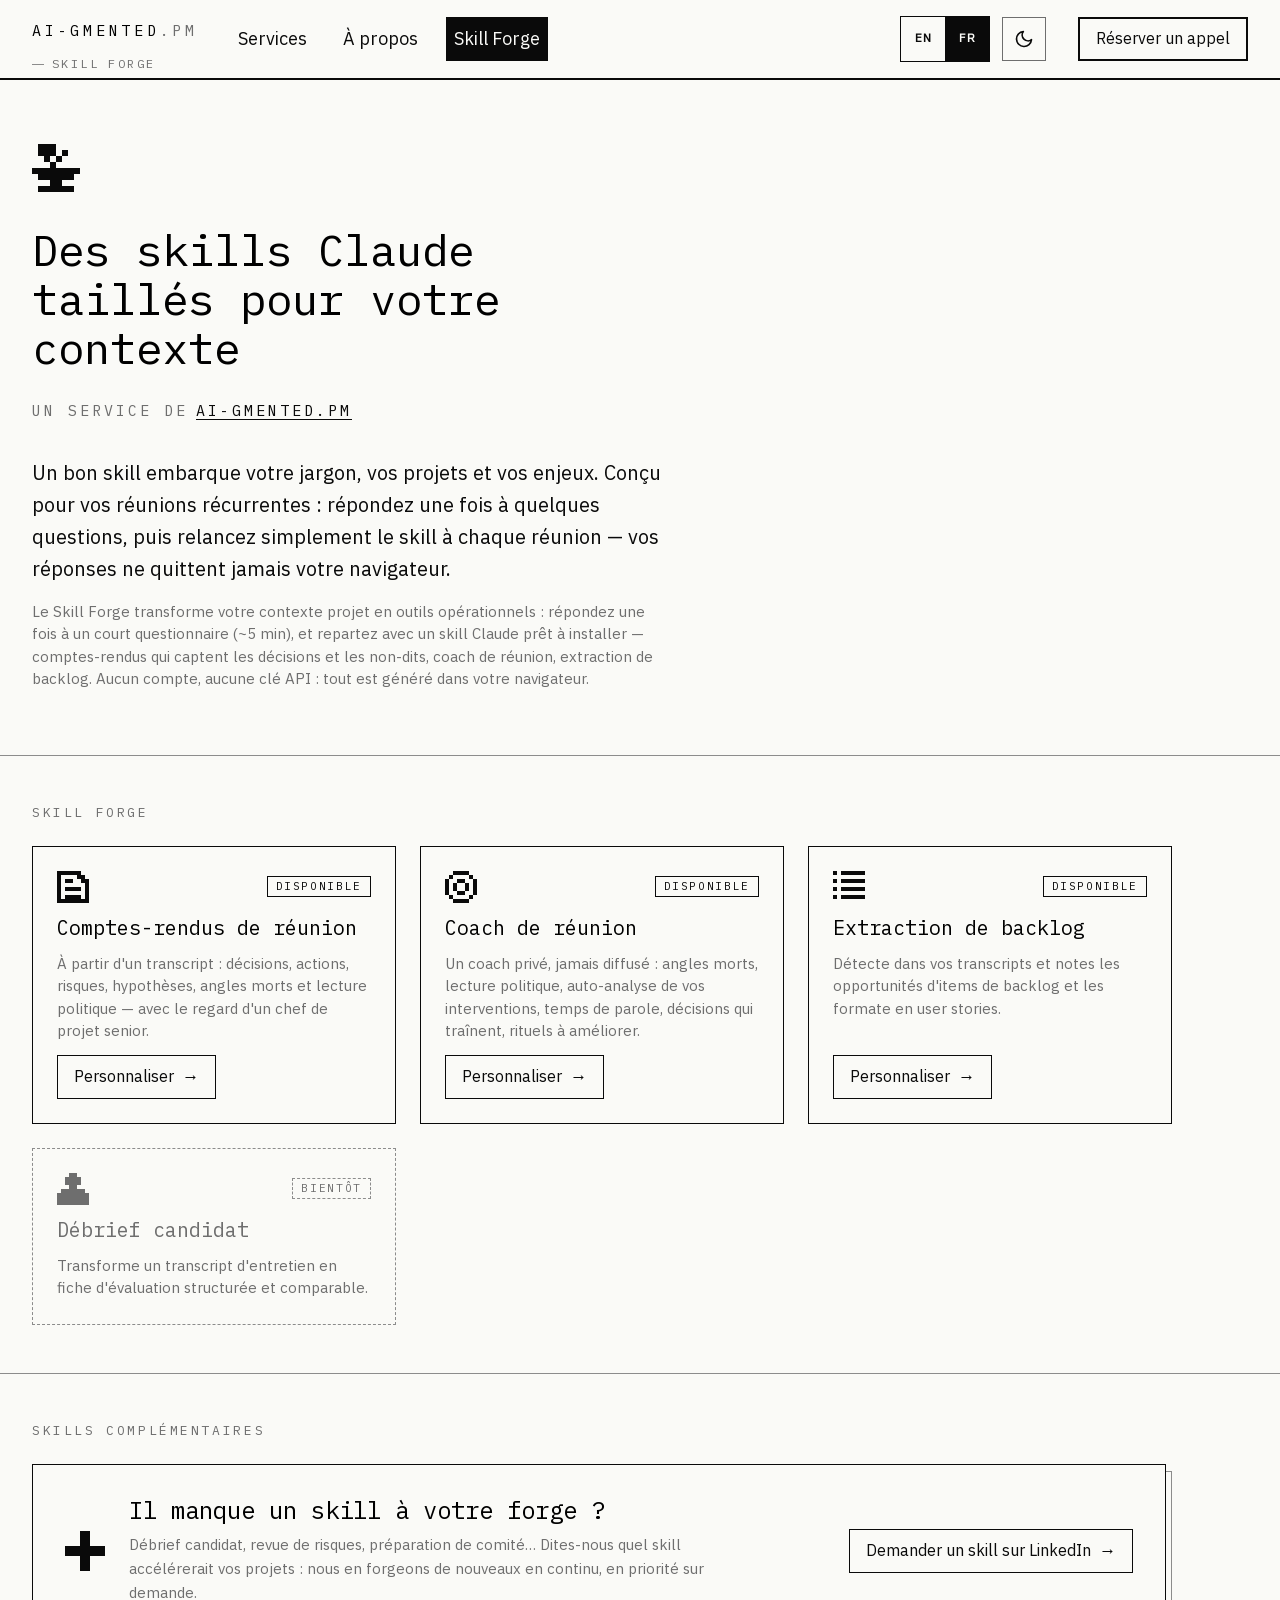
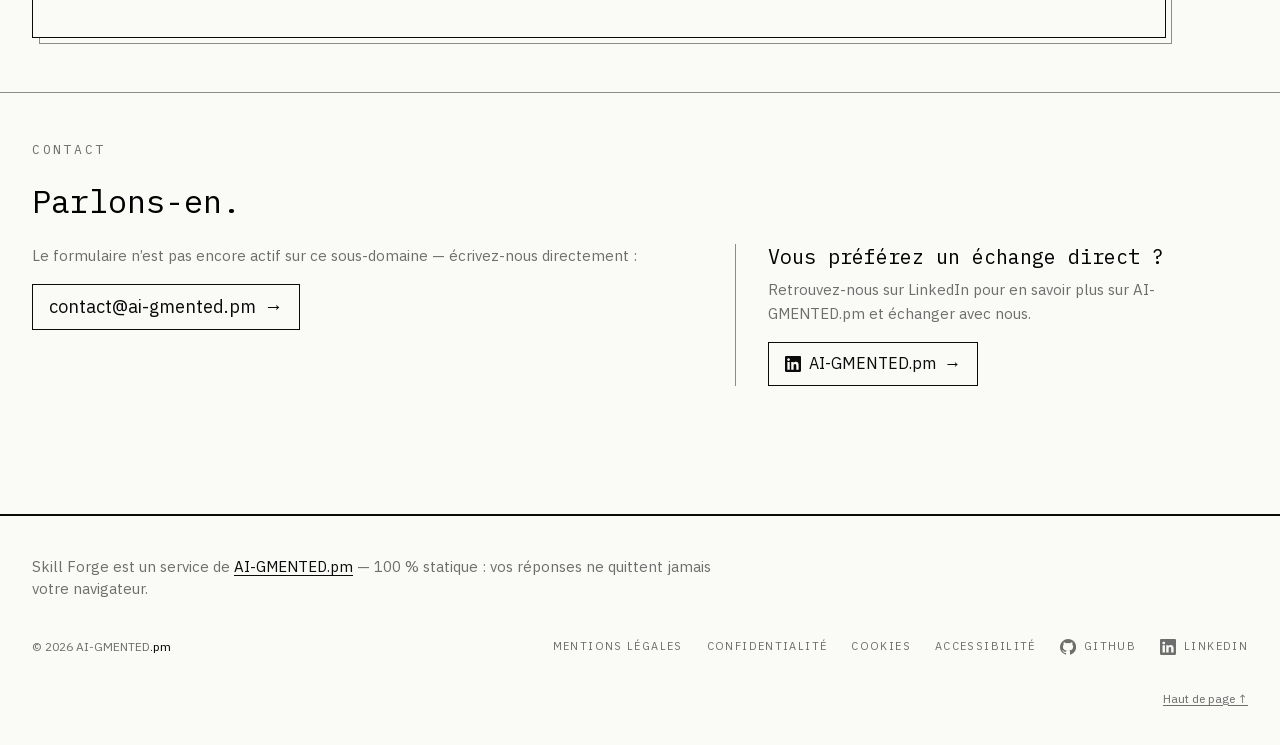
<file: index.html>
<!doctype html>
<html lang="fr" data-root="./">
<head>
  <meta charset="utf-8" />
  <meta name="viewport" content="width=device-width, initial-scale=1" />
  <title>Skill Forge — Skills Claude pour équipes projet | AI-GMENTED.pm</title>
  <meta name="description" content="Skill Forge, un service de AI-GMENTED.pm : générez des skills Claude personnalisés à partir de votre contexte — comptes-rendus de réunion, coach de réunion, extraction de backlog. 100 % dans votre navigateur." />
  <link rel="canonical" href="https://forge.ai-gmented.pm/" />
  <link rel="alternate" hreflang="fr" href="https://forge.ai-gmented.pm/" />
  <link rel="alternate" hreflang="en" href="https://forge.ai-gmented.pm/en/" />
  <link rel="alternate" hreflang="x-default" href="https://forge.ai-gmented.pm/" />
  <meta property="og:title" content="Skill Forge — Skills Claude pour équipes projet" />
  <meta property="og:description" content="Un service de AI-GMENTED.pm : générez des skills Claude personnalisés à partir de votre contexte, 100 % dans votre navigateur." />
  <meta property="og:type" content="website" />
  <meta property="og:url" content="https://forge.ai-gmented.pm/" />
  <meta property="og:site_name" content="Skill Forge — AI-GMENTED.pm" />
  <meta property="og:locale" content="fr_FR" />
  <meta property="og:locale:alternate" content="en_US" />
  <meta property="og:image" content="https://forge.ai-gmented.pm/og-image.png" />
  <meta property="og:image:width" content="1200" />
  <meta property="og:image:height" content="630" />
  <meta property="og:image:alt" content="Skill Forge — des skills Claude taillés pour votre contexte projet, un service de AI-GMENTED.pm" />
  <meta name="twitter:card" content="summary_large_image" />
  <meta name="twitter:image" content="https://forge.ai-gmented.pm/og-image.png" />
  <link rel="icon" type="image/png" href="favicon.png" />
  <link rel="apple-touch-icon" href="apple-touch-icon.png" />
  <script src="js/theme.js?v=4"></script>
  <link rel="stylesheet" href="css/style.css?v=9" />
</head>
<body>
  <a href="#main" class="skip-nav">Aller au contenu</a>

  <header class="site-header">
    <div class="logo-block">
      <a class="site-brand" href="https://ai-gmented.pm/fr/" aria-label="AI-GMENTED.pm — accueil du site">AI-GMENTED<span class="pm">.pm</span></a>
      <p class="forge-tag">Skill Forge</p>
    </div>
    <nav class="site-nav" aria-label="Navigation principale"><a href="https://ai-gmented.pm/fr/services/">Services</a><a href="https://ai-gmented.pm/fr/about/">À propos</a><a href="./" aria-current="page">Skill Forge</a></nav>
    <div class="site-settings">
      <nav class="lang-toggle" aria-label="Langue / Language"><a data-lang="en" href="en/" hreflang="en" lang="en">EN</a><a data-lang="fr" href="./" hreflang="fr" lang="fr" aria-current="true">FR</a></nav>
      <button type="button" class="theme-toggle" aria-pressed="false" aria-label="Basculer le thème sombre" hidden><svg class="icon-moon" viewBox="0 0 24 24" fill="none" stroke="currentColor" stroke-width="2" stroke-linecap="round" stroke-linejoin="round" aria-hidden="true" focusable="false"><path d="M21 12.79A9 9 0 1 1 11.21 3 7 7 0 0 0 21 12.79z"/></svg><svg class="icon-sun" viewBox="0 0 24 24" fill="none" stroke="currentColor" stroke-width="2" stroke-linecap="round" stroke-linejoin="round" aria-hidden="true" focusable="false"><circle cx="12" cy="12" r="5"/><line x1="12" y1="1" x2="12" y2="3"/><line x1="12" y1="21" x2="12" y2="23"/><line x1="4.22" y1="4.22" x2="5.64" y2="5.64"/><line x1="18.36" y1="18.36" x2="19.78" y2="19.78"/><line x1="1" y1="12" x2="3" y2="12"/><line x1="21" y1="12" x2="23" y2="12"/><line x1="4.22" y1="19.78" x2="5.64" y2="18.36"/><line x1="18.36" y1="5.64" x2="19.78" y2="4.22"/></svg></button>
    </div>
    <details class="site-menu">
      <summary><svg width="18" height="14" viewBox="0 0 18 14" aria-hidden="true" focusable="false"><path d="M0 1h18M0 7h18M0 13h18" stroke="currentColor" stroke-width="2"/></svg> Menu</summary>
      <a class="btn site-menu-cta" href="https://ai-gmented.pm/fr/#contact">Réserver un appel</a>
      <div class="site-menu-settings">
        <p class="menu-k">Réglages</p>
        <div class="settings-row">
          <nav class="lang-toggle" aria-label="Langue / Language"><a data-lang="en" href="en/" hreflang="en" lang="en">EN</a><a data-lang="fr" href="./" hreflang="fr" lang="fr" aria-current="true">FR</a></nav>
          <button type="button" class="theme-toggle" aria-pressed="false" aria-label="Basculer le thème sombre" hidden><svg class="icon-moon" viewBox="0 0 24 24" fill="none" stroke="currentColor" stroke-width="2" stroke-linecap="round" stroke-linejoin="round" aria-hidden="true" focusable="false"><path d="M21 12.79A9 9 0 1 1 11.21 3 7 7 0 0 0 21 12.79z"/></svg><svg class="icon-sun" viewBox="0 0 24 24" fill="none" stroke="currentColor" stroke-width="2" stroke-linecap="round" stroke-linejoin="round" aria-hidden="true" focusable="false"><circle cx="12" cy="12" r="5"/><line x1="12" y1="1" x2="12" y2="3"/><line x1="12" y1="21" x2="12" y2="23"/><line x1="4.22" y1="4.22" x2="5.64" y2="5.64"/><line x1="18.36" y1="18.36" x2="19.78" y2="19.78"/><line x1="1" y1="12" x2="3" y2="12"/><line x1="21" y1="12" x2="23" y2="12"/><line x1="4.22" y1="19.78" x2="5.64" y2="18.36"/><line x1="18.36" y1="5.64" x2="19.78" y2="4.22"/></svg></button>
        </div>
      </div>
      <nav aria-label="Navigation principale"><a href="https://ai-gmented.pm/fr/services/">Services</a><a href="https://ai-gmented.pm/fr/about/">À propos</a><a href="./" aria-current="page">Skill Forge</a></nav>
    </details>
    <a class="btn site-cta" href="https://ai-gmented.pm/fr/#contact">Réserver un appel</a>
  </header>

  <main id="main">
    <section class="hero" aria-labelledby="hero-heading">
      <div class="container">
        <svg class="pix hero-mark" viewBox="0 0 8 8" fill="currentColor" shape-rendering="crispEdges" aria-hidden="true" focusable="false"><path d="M1 0h1v1h-1zM2 0h1v1h-1zM3 0h1v1h-1zM1 1h1v1h-1zM2 1h1v1h-1zM3 1h1v1h-1zM5 1h1v1h-1zM2 2h1v1h-1zM4 2h1v1h-1zM3 3h1v1h-1zM0 4h1v1h-1zM1 4h1v1h-1zM2 4h1v1h-1zM3 4h1v1h-1zM4 4h1v1h-1zM5 4h1v1h-1zM6 4h1v1h-1zM7 4h1v1h-1zM1 5h1v1h-1zM2 5h1v1h-1zM3 5h1v1h-1zM4 5h1v1h-1zM5 5h1v1h-1zM6 5h1v1h-1zM3 6h1v1h-1zM4 6h1v1h-1zM1 7h1v1h-1zM2 7h1v1h-1zM3 7h1v1h-1zM4 7h1v1h-1zM5 7h1v1h-1zM6 7h1v1h-1z"/></svg>
        <h1 id="hero-heading">Des skills Claude taillés pour votre contexte</h1>
        <p class="kicker"><span>Un service de</span> <a href="https://ai-gmented.pm/fr/">AI-GMENTED<span class="pm">.pm</span></a></p>
        <p class="value-prop">Un bon skill embarque votre jargon, vos projets et vos enjeux. Conçu pour vos réunions récurrentes : répondez une fois à quelques questions, puis relancez simplement le skill à chaque réunion — vos réponses ne quittent jamais votre navigateur.</p>
        <p class="intro">Le Skill Forge transforme votre contexte projet en outils opérationnels : répondez une fois à un court questionnaire (~5 min), et repartez avec un skill Claude prêt à installer — comptes-rendus qui captent les décisions et les non-dits, coach de réunion, extraction de backlog. Aucun compte, aucune clé API : tout est généré dans votre navigateur.</p>
      </div>
    </section>

    <section id="catalog-section" class="sec" aria-label="Catalogue">
      <div class="container">
        <p class="label">Skill Forge</p>
        <div id="catalog" aria-live="polite"><div class="loading" role="status"><p>Chargement du catalogue…</p><div class="dashbar" aria-hidden="true"></div></div></div>
      </div>
    </section>

    <section id="more-skills" class="sec" aria-labelledby="more-heading">
      <div class="container">
        <p class="label">Skills complémentaires</p>
        <div class="more-wrap"><div class="more">
          <svg class="pix more-mark" viewBox="0 0 8 8" fill="currentColor" shape-rendering="crispEdges" aria-hidden="true" focusable="false"><path d="M3 0h1v1h-1zM4 0h1v1h-1zM3 1h1v1h-1zM4 1h1v1h-1zM3 2h1v1h-1zM4 2h1v1h-1zM0 3h1v1h-1zM1 3h1v1h-1zM2 3h1v1h-1zM3 3h1v1h-1zM4 3h1v1h-1zM5 3h1v1h-1zM6 3h1v1h-1zM7 3h1v1h-1zM0 4h1v1h-1zM1 4h1v1h-1zM2 4h1v1h-1zM3 4h1v1h-1zM4 4h1v1h-1zM5 4h1v1h-1zM6 4h1v1h-1zM7 4h1v1h-1zM3 5h1v1h-1zM4 5h1v1h-1zM3 6h1v1h-1zM4 6h1v1h-1zM3 7h1v1h-1zM4 7h1v1h-1z"/></svg>
          <div>
            <h2 id="more-heading">Il manque un skill à votre forge ?</h2>
            <p>Débrief candidat, revue de risques, préparation de comité… Dites-nous quel skill accélérerait vos projets : nous en forgeons de nouveaux en continu, en priorité sur demande.</p>
          </div>
          <a class="btn btn-s" href="https://www.linkedin.com/company/ai-gmented-pm/about/" target="_blank" rel="noopener noreferrer">Demander un skill sur LinkedIn <span aria-hidden="true">→</span></a>
        </div></div>
      </div>
    </section>

    <section id="contact" class="sec" aria-labelledby="contact-heading">
      <div class="container">
        <p class="label">Contact</p>
        <h2 id="contact-heading">Parlons-en.</h2>
        <div class="contact">
          <div class="contact-form-wrap">
            <form class="contact-form" id="contact-form" action="/contact.php" method="POST" aria-label="Formulaire de contact">
              <input type="hidden" name="csrf_token" id="csrf_token" />
              <div class="hp" aria-hidden="true"><input type="text" name="website" tabindex="-1" autocomplete="off" /></div>
              <label for="name">Votre nom</label>
              <input type="text" id="name" name="name" autocomplete="name" />
              <label for="email">Votre email <span class="opt">(obligatoire)</span></label>
              <input type="email" id="email" name="email" required aria-required="true" autocomplete="email" />
              <label for="message">Comment pouvons-nous vous aider ?</label>
              <textarea id="message" name="message"></textarea>
              <div class="consent">
                <input type="checkbox" id="consent" name="consent" required />
                <label for="consent">J’autorise AI-GMENTED.pm à traiter mes données pour répondre à cette demande.</label>
              </div>
              <button type="submit" class="btn"><span>Envoyer</span> <span class="arrow" aria-hidden="true">→</span></button>
              <div id="form-status" class="form-status" role="status" aria-live="polite"></div>
            </form>
          </div>
          <div class="contact-aside">
            <h3>Vous préférez un échange direct ?</h3>
            <p>Retrouvez-nous sur LinkedIn pour en savoir plus sur AI-GMENTED.pm et échanger avec nous.</p>
            <a href="https://www.linkedin.com/company/ai-gmented-pm/" class="btn btn-s" target="_blank" rel="noopener noreferrer" aria-label="Voir AI-GMENTED.pm sur LinkedIn (nouvel onglet)">
              <svg width="16" height="16" viewBox="0 0 24 24" fill="currentColor" aria-hidden="true" focusable="false"><path d="M20.447 20.452h-3.554v-5.569c0-1.328-.027-3.037-1.852-3.037-1.853.0-2.136 1.445-2.136 2.939v5.667H9.351V9h3.414v1.561h.046c.477-.9 1.637-1.85 3.37-1.85 3.601.0 4.267 2.37 4.267 5.455v6.286zM5.337 7.433c-1.144.0-2.063-.926-2.063-2.065.0-1.138.92-2.063 2.063-2.063 1.14.0 2.064.925 2.064 2.063.0 1.139-.925 2.065-2.064 2.065zm1.782 13.019H3.555V9h3.564v11.452zM22.225.0H1.771C.792.0.0.774.0 1.729v20.542C0 23.227.792 24 1.771 24h20.451C23.2 24 24 23.227 24 22.271V1.729C24 .774 23.2.0 22.222.0h.003z"/></svg>
              AI-GMENTED.pm <span aria-hidden="true">→</span>
            </a>
          </div>
        </div>
      </div>
    </section>
  </main>

  <footer class="site-footer">
    <p class="service-line">Skill Forge est un service de <a href="https://ai-gmented.pm/fr/">AI-GMENTED.pm</a> — 100 % statique : vos réponses ne quittent jamais votre navigateur.</p>
    <div class="footer-main">
      <p class="site-copyright">&copy; 2026 AI-GMENTED<span class="pm">.pm</span></p>
      <div class="footer-nav">
        <nav aria-label="Mentions légales"><a href="https://ai-gmented.pm/fr/legal/">Mentions légales</a><a href="https://ai-gmented.pm/fr/privacy/">Confidentialité</a><a href="https://ai-gmented.pm/fr/cookies/">Cookies</a><a href="https://ai-gmented.pm/fr/accessibility/">Accessibilité</a></nav>
        <nav aria-label="Ailleurs"><a href="https://github.com/romain-nicod" rel="me"><svg width="16" height="16" viewBox="0 0 16 16" fill="currentColor" aria-hidden="true" focusable="false"><path d="M8 0a8 8 0 0 0-2.53 15.59c.4.07.55-.17.55-.38v-1.33c-2.22.48-2.69-1.07-2.69-1.07-.36-.92-.89-1.17-.89-1.17-.73-.5.05-.49.05-.49.8.06 1.23.83 1.23.83.71 1.22 1.87.87 2.33.66.07-.52.28-.87.5-1.07-1.77-.2-3.64-.89-3.64-3.95 0-.87.31-1.59.82-2.15-.08-.2-.36-1.02.08-2.12 0 0 .67-.21 2.2.82a7.6 7.6 0 0 1 4 0c1.53-1.04 2.2-.82 2.2-.82.44 1.1.16 1.92.08 2.12.51.56.82 1.28.82 2.15 0 3.07-1.87 3.75-3.65 3.95.29.25.54.73.54 1.48v2.2c0 .21.15.46.55.38A8 8 0 0 0 8 0z"/></svg>GitHub</a><a href="https://www.linkedin.com/company/ai-gmented-pm/" rel="me noopener"><svg width="16" height="16" viewBox="0 0 16 16" fill="currentColor" aria-hidden="true" focusable="false"><path d="M0 1.15C0 .52.52 0 1.18 0h13.64C15.48 0 16 .52 16 1.15v13.7c0 .63-.52 1.15-1.18 1.15H1.18C.52 16 0 15.48 0 14.85zM4.94 13.4V6.17H2.54v7.23zM3.74 5.18c.84 0 1.36-.55 1.36-1.25-.02-.71-.52-1.25-1.34-1.25S2.4 3.22 2.4 3.93c0 .7.52 1.25 1.33 1.25zm4.9 8.22V9.36c0-.22.02-.43.08-.59.17-.43.57-.88 1.23-.88.87 0 1.22.66 1.22 1.64v3.87h2.4V9.25c0-2.22-1.18-3.25-2.76-3.25-1.27 0-1.84.7-2.16 1.2v.02h-.02l.02-.02V6.17h-2.4c.03.68 0 7.23 0 7.23z"/></svg>LinkedIn</a></nav>
      </div>
    </div>
    <a href="#" class="back-to-top">Haut de page ↑</a>
  </footer>

  <script src="js/analytics.js" defer></script>
  <script type="module" src="js/home.js?v=3"></script>
  <script type="module" src="js/contact.js"></script>
</body>
</html>
</file>
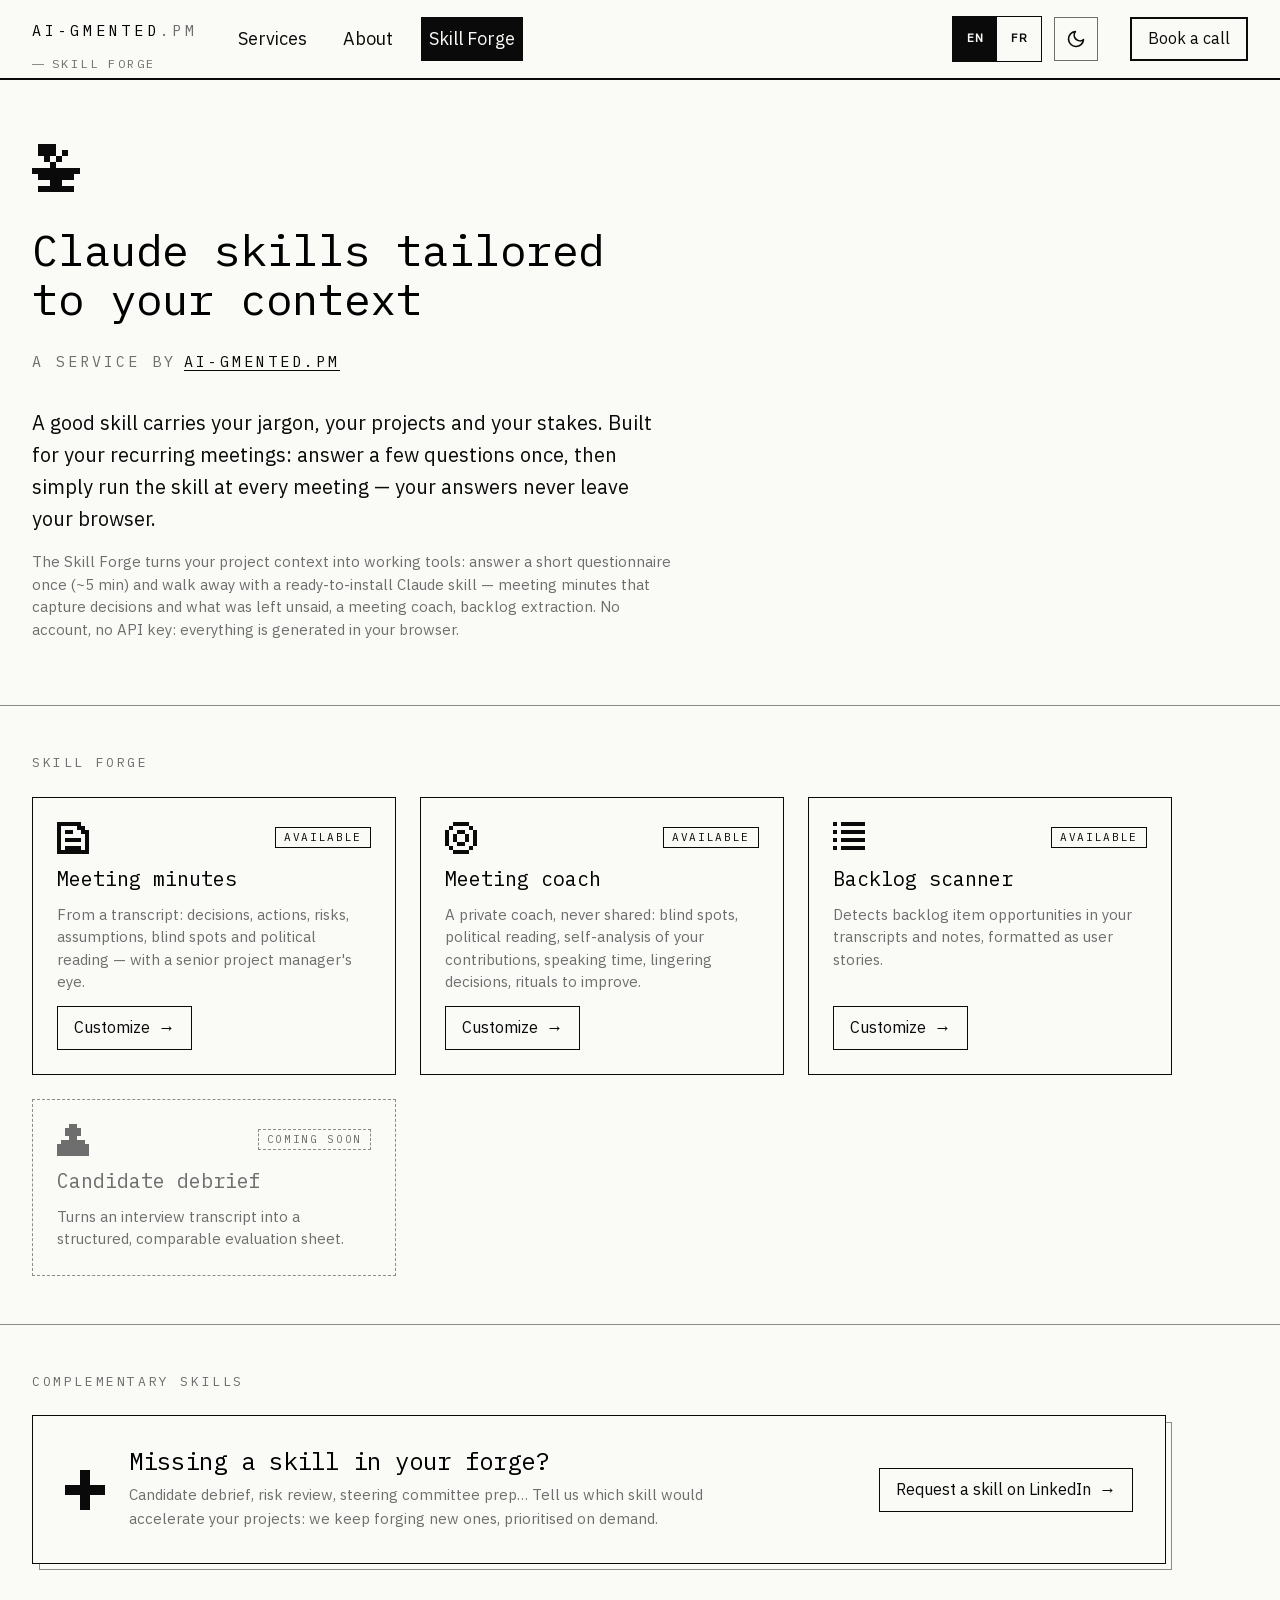
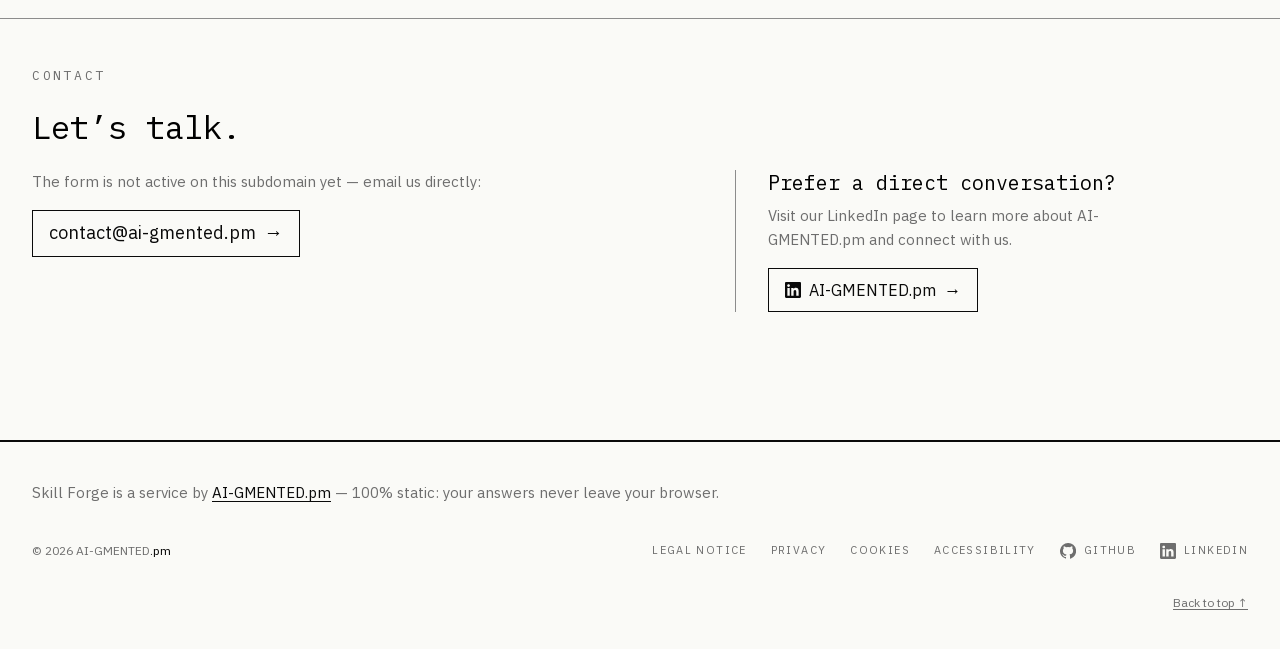
<file: en/index.html>
<!doctype html>
<html lang="en" data-root="../">
<head>
  <meta charset="utf-8" />
  <meta name="viewport" content="width=device-width, initial-scale=1" />
  <title>Skill Forge — Claude skills for project teams | AI-GMENTED.pm</title>
  <meta name="description" content="Skill Forge, a service by AI-GMENTED.pm: generate personalized Claude skills from your context — meeting minutes, meeting coach, backlog extraction. 100% in your browser." />
  <link rel="canonical" href="https://forge.ai-gmented.pm/en/" />
  <link rel="alternate" hreflang="fr" href="https://forge.ai-gmented.pm/" />
  <link rel="alternate" hreflang="en" href="https://forge.ai-gmented.pm/en/" />
  <link rel="alternate" hreflang="x-default" href="https://forge.ai-gmented.pm/" />
  <meta property="og:title" content="Skill Forge — Claude skills for project teams" />
  <meta property="og:description" content="A service by AI-GMENTED.pm: generate personalized Claude skills from your context, 100% in your browser." />
  <meta property="og:type" content="website" />
  <meta property="og:url" content="https://forge.ai-gmented.pm/en/" />
  <meta property="og:site_name" content="Skill Forge — AI-GMENTED.pm" />
  <meta property="og:locale" content="en_US" />
  <meta property="og:locale:alternate" content="fr_FR" />
  <meta property="og:image" content="https://forge.ai-gmented.pm/og-image.png" />
  <meta property="og:image:width" content="1200" />
  <meta property="og:image:height" content="630" />
  <meta property="og:image:alt" content="Skill Forge — Claude skills tailored to your project context, a service by AI-GMENTED.pm" />
  <meta name="twitter:card" content="summary_large_image" />
  <meta name="twitter:image" content="https://forge.ai-gmented.pm/og-image.png" />
  <link rel="icon" type="image/png" href="../favicon.png" />
  <link rel="apple-touch-icon" href="../apple-touch-icon.png" />
  <script src="../js/theme.js?v=4"></script>
  <link rel="stylesheet" href="../css/style.css?v=9" />
</head>
<body>
  <a href="#main" class="skip-nav">Skip to content</a>

  <header class="site-header">
    <div class="logo-block">
      <a class="site-brand" href="https://ai-gmented.pm/" aria-label="AI-GMENTED.pm — site home">AI-GMENTED<span class="pm">.pm</span></a>
      <p class="forge-tag">Skill Forge</p>
    </div>
    <nav class="site-nav" aria-label="Main navigation"><a href="https://ai-gmented.pm/services/">Services</a><a href="https://ai-gmented.pm/about/">About</a><a href="./" aria-current="page">Skill Forge</a></nav>
    <div class="site-settings">
      <nav class="lang-toggle" aria-label="Language / Langue"><a data-lang="en" href="./" hreflang="en" lang="en" aria-current="true">EN</a><a data-lang="fr" href="../" hreflang="fr" lang="fr">FR</a></nav>
      <button type="button" class="theme-toggle" aria-pressed="false" aria-label="Toggle dark theme" hidden><svg class="icon-moon" viewBox="0 0 24 24" fill="none" stroke="currentColor" stroke-width="2" stroke-linecap="round" stroke-linejoin="round" aria-hidden="true" focusable="false"><path d="M21 12.79A9 9 0 1 1 11.21 3 7 7 0 0 0 21 12.79z"/></svg><svg class="icon-sun" viewBox="0 0 24 24" fill="none" stroke="currentColor" stroke-width="2" stroke-linecap="round" stroke-linejoin="round" aria-hidden="true" focusable="false"><circle cx="12" cy="12" r="5"/><line x1="12" y1="1" x2="12" y2="3"/><line x1="12" y1="21" x2="12" y2="23"/><line x1="4.22" y1="4.22" x2="5.64" y2="5.64"/><line x1="18.36" y1="18.36" x2="19.78" y2="19.78"/><line x1="1" y1="12" x2="3" y2="12"/><line x1="21" y1="12" x2="23" y2="12"/><line x1="4.22" y1="19.78" x2="5.64" y2="18.36"/><line x1="18.36" y1="5.64" x2="19.78" y2="4.22"/></svg></button>
    </div>
    <details class="site-menu">
      <summary><svg width="18" height="14" viewBox="0 0 18 14" aria-hidden="true" focusable="false"><path d="M0 1h18M0 7h18M0 13h18" stroke="currentColor" stroke-width="2"/></svg> Menu</summary>
      <a class="btn site-menu-cta" href="https://ai-gmented.pm/#contact">Book a call</a>
      <div class="site-menu-settings">
        <p class="menu-k">Settings</p>
        <div class="settings-row">
          <nav class="lang-toggle" aria-label="Language / Langue"><a data-lang="en" href="./" hreflang="en" lang="en" aria-current="true">EN</a><a data-lang="fr" href="../" hreflang="fr" lang="fr">FR</a></nav>
          <button type="button" class="theme-toggle" aria-pressed="false" aria-label="Toggle dark theme" hidden><svg class="icon-moon" viewBox="0 0 24 24" fill="none" stroke="currentColor" stroke-width="2" stroke-linecap="round" stroke-linejoin="round" aria-hidden="true" focusable="false"><path d="M21 12.79A9 9 0 1 1 11.21 3 7 7 0 0 0 21 12.79z"/></svg><svg class="icon-sun" viewBox="0 0 24 24" fill="none" stroke="currentColor" stroke-width="2" stroke-linecap="round" stroke-linejoin="round" aria-hidden="true" focusable="false"><circle cx="12" cy="12" r="5"/><line x1="12" y1="1" x2="12" y2="3"/><line x1="12" y1="21" x2="12" y2="23"/><line x1="4.22" y1="4.22" x2="5.64" y2="5.64"/><line x1="18.36" y1="18.36" x2="19.78" y2="19.78"/><line x1="1" y1="12" x2="3" y2="12"/><line x1="21" y1="12" x2="23" y2="12"/><line x1="4.22" y1="19.78" x2="5.64" y2="18.36"/><line x1="18.36" y1="5.64" x2="19.78" y2="4.22"/></svg></button>
        </div>
      </div>
      <nav aria-label="Main navigation"><a href="https://ai-gmented.pm/services/">Services</a><a href="https://ai-gmented.pm/about/">About</a><a href="./" aria-current="page">Skill Forge</a></nav>
    </details>
    <a class="btn site-cta" href="https://ai-gmented.pm/#contact">Book a call</a>
  </header>

  <main id="main">
    <section class="hero" aria-labelledby="hero-heading">
      <div class="container">
        <svg class="pix hero-mark" viewBox="0 0 8 8" fill="currentColor" shape-rendering="crispEdges" aria-hidden="true" focusable="false"><path d="M1 0h1v1h-1zM2 0h1v1h-1zM3 0h1v1h-1zM1 1h1v1h-1zM2 1h1v1h-1zM3 1h1v1h-1zM5 1h1v1h-1zM2 2h1v1h-1zM4 2h1v1h-1zM3 3h1v1h-1zM0 4h1v1h-1zM1 4h1v1h-1zM2 4h1v1h-1zM3 4h1v1h-1zM4 4h1v1h-1zM5 4h1v1h-1zM6 4h1v1h-1zM7 4h1v1h-1zM1 5h1v1h-1zM2 5h1v1h-1zM3 5h1v1h-1zM4 5h1v1h-1zM5 5h1v1h-1zM6 5h1v1h-1zM3 6h1v1h-1zM4 6h1v1h-1zM1 7h1v1h-1zM2 7h1v1h-1zM3 7h1v1h-1zM4 7h1v1h-1zM5 7h1v1h-1zM6 7h1v1h-1z"/></svg>
        <h1 id="hero-heading">Claude skills tailored to your context</h1>
        <p class="kicker"><span>A service by</span> <a href="https://ai-gmented.pm/">AI-GMENTED<span class="pm">.pm</span></a></p>
        <p class="value-prop">A good skill carries your jargon, your projects and your stakes. Built for your recurring meetings: answer a few questions once, then simply run the skill at every meeting — your answers never leave your browser.</p>
        <p class="intro">The Skill Forge turns your project context into working tools: answer a short questionnaire once (~5 min) and walk away with a ready-to-install Claude skill — meeting minutes that capture decisions and what was left unsaid, a meeting coach, backlog extraction. No account, no API key: everything is generated in your browser.</p>
      </div>
    </section>

    <section id="catalog-section" class="sec" aria-label="Catalog">
      <div class="container">
        <p class="label">Skill Forge</p>
        <div id="catalog" aria-live="polite"><div class="loading" role="status"><p>Loading the catalog…</p><div class="dashbar" aria-hidden="true"></div></div></div>
      </div>
    </section>

    <section id="more-skills" class="sec" aria-labelledby="more-heading">
      <div class="container">
        <p class="label">Complementary skills</p>
        <div class="more-wrap"><div class="more">
          <svg class="pix more-mark" viewBox="0 0 8 8" fill="currentColor" shape-rendering="crispEdges" aria-hidden="true" focusable="false"><path d="M3 0h1v1h-1zM4 0h1v1h-1zM3 1h1v1h-1zM4 1h1v1h-1zM3 2h1v1h-1zM4 2h1v1h-1zM0 3h1v1h-1zM1 3h1v1h-1zM2 3h1v1h-1zM3 3h1v1h-1zM4 3h1v1h-1zM5 3h1v1h-1zM6 3h1v1h-1zM7 3h1v1h-1zM0 4h1v1h-1zM1 4h1v1h-1zM2 4h1v1h-1zM3 4h1v1h-1zM4 4h1v1h-1zM5 4h1v1h-1zM6 4h1v1h-1zM7 4h1v1h-1zM3 5h1v1h-1zM4 5h1v1h-1zM3 6h1v1h-1zM4 6h1v1h-1zM3 7h1v1h-1zM4 7h1v1h-1z"/></svg>
          <div>
            <h2 id="more-heading">Missing a skill in your forge?</h2>
            <p>Candidate debrief, risk review, steering committee prep… Tell us which skill would accelerate your projects: we keep forging new ones, prioritised on demand.</p>
          </div>
          <a class="btn btn-s" href="https://www.linkedin.com/company/ai-gmented-pm/about/" target="_blank" rel="noopener noreferrer">Request a skill on LinkedIn <span aria-hidden="true">→</span></a>
        </div></div>
      </div>
    </section>

    <section id="contact" class="sec" aria-labelledby="contact-heading">
      <div class="container">
        <p class="label">Contact</p>
        <h2 id="contact-heading">Let’s talk.</h2>
        <div class="contact">
          <div class="contact-form-wrap">
            <form class="contact-form" id="contact-form" action="/contact.php" method="POST" aria-label="Contact form">
              <input type="hidden" name="csrf_token" id="csrf_token" />
              <div class="hp" aria-hidden="true"><input type="text" name="website" tabindex="-1" autocomplete="off" /></div>
              <label for="name">Your name</label>
              <input type="text" id="name" name="name" autocomplete="name" />
              <label for="email">Your email <span class="opt">(required)</span></label>
              <input type="email" id="email" name="email" required aria-required="true" autocomplete="email" />
              <label for="message">How can we help?</label>
              <textarea id="message" name="message"></textarea>
              <div class="consent">
                <input type="checkbox" id="consent" name="consent" required />
                <label for="consent">I consent to AI-GMENTED.pm processing my data to respond to this enquiry.</label>
              </div>
              <button type="submit" class="btn"><span>Send message</span> <span class="arrow" aria-hidden="true">→</span></button>
              <div id="form-status" class="form-status" role="status" aria-live="polite"></div>
            </form>
          </div>
          <div class="contact-aside">
            <h3>Prefer a direct conversation?</h3>
            <p>Visit our LinkedIn page to learn more about AI-GMENTED.pm and connect with us.</p>
            <a href="https://www.linkedin.com/company/ai-gmented-pm/" class="btn btn-s" target="_blank" rel="noopener noreferrer" aria-label="Visit AI-GMENTED.pm on LinkedIn (opens in new tab)">
              <svg width="16" height="16" viewBox="0 0 24 24" fill="currentColor" aria-hidden="true" focusable="false"><path d="M20.447 20.452h-3.554v-5.569c0-1.328-.027-3.037-1.852-3.037-1.853.0-2.136 1.445-2.136 2.939v5.667H9.351V9h3.414v1.561h.046c.477-.9 1.637-1.85 3.37-1.85 3.601.0 4.267 2.37 4.267 5.455v6.286zM5.337 7.433c-1.144.0-2.063-.926-2.063-2.065.0-1.138.92-2.063 2.063-2.063 1.14.0 2.064.925 2.064 2.063.0 1.139-.925 2.065-2.064 2.065zm1.782 13.019H3.555V9h3.564v11.452zM22.225.0H1.771C.792.0.0.774.0 1.729v20.542C0 23.227.792 24 1.771 24h20.451C23.2 24 24 23.227 24 22.271V1.729C24 .774 23.2.0 22.222.0h.003z"/></svg>
              AI-GMENTED.pm <span aria-hidden="true">→</span>
            </a>
          </div>
        </div>
      </div>
    </section>
  </main>

  <footer class="site-footer">
    <p class="service-line">Skill Forge is a service by <a href="https://ai-gmented.pm/">AI-GMENTED.pm</a> — 100% static: your answers never leave your browser.</p>
    <div class="footer-main">
      <p class="site-copyright">&copy; 2026 AI-GMENTED<span class="pm">.pm</span></p>
      <div class="footer-nav">
        <nav aria-label="Legal"><a href="https://ai-gmented.pm/legal/">Legal notice</a><a href="https://ai-gmented.pm/privacy/">Privacy</a><a href="https://ai-gmented.pm/cookies/">Cookies</a><a href="https://ai-gmented.pm/accessibility/">Accessibility</a></nav>
        <nav aria-label="Elsewhere"><a href="https://github.com/romain-nicod" rel="me"><svg width="16" height="16" viewBox="0 0 16 16" fill="currentColor" aria-hidden="true" focusable="false"><path d="M8 0a8 8 0 0 0-2.53 15.59c.4.07.55-.17.55-.38v-1.33c-2.22.48-2.69-1.07-2.69-1.07-.36-.92-.89-1.17-.89-1.17-.73-.5.05-.49.05-.49.8.06 1.23.83 1.23.83.71 1.22 1.87.87 2.33.66.07-.52.28-.87.5-1.07-1.77-.2-3.64-.89-3.64-3.95 0-.87.31-1.59.82-2.15-.08-.2-.36-1.02.08-2.12 0 0 .67-.21 2.2.82a7.6 7.6 0 0 1 4 0c1.53-1.04 2.2-.82 2.2-.82.44 1.1.16 1.92.08 2.12.51.56.82 1.28.82 2.15 0 3.07-1.87 3.75-3.65 3.95.29.25.54.73.54 1.48v2.2c0 .21.15.46.55.38A8 8 0 0 0 8 0z"/></svg>GitHub</a><a href="https://www.linkedin.com/company/ai-gmented-pm/" rel="me noopener"><svg width="16" height="16" viewBox="0 0 16 16" fill="currentColor" aria-hidden="true" focusable="false"><path d="M0 1.15C0 .52.52 0 1.18 0h13.64C15.48 0 16 .52 16 1.15v13.7c0 .63-.52 1.15-1.18 1.15H1.18C.52 16 0 15.48 0 14.85zM4.94 13.4V6.17H2.54v7.23zM3.74 5.18c.84 0 1.36-.55 1.36-1.25-.02-.71-.52-1.25-1.34-1.25S2.4 3.22 2.4 3.93c0 .7.52 1.25 1.33 1.25zm4.9 8.22V9.36c0-.22.02-.43.08-.59.17-.43.57-.88 1.23-.88.87 0 1.22.66 1.22 1.64v3.87h2.4V9.25c0-2.22-1.18-3.25-2.76-3.25-1.27 0-1.84.7-2.16 1.2v.02h-.02l.02-.02V6.17h-2.4c.03.68 0 7.23 0 7.23z"/></svg>LinkedIn</a></nav>
      </div>
    </div>
    <a href="#" class="back-to-top">Back to top ↑</a>
  </footer>

  <script src="../js/analytics.js" defer></script>
  <script type="module" src="../js/home.js?v=3"></script>
  <script type="module" src="../js/contact.js"></script>
</body>
</html>
</file>
<file: css/style.css>
/* ============================================================
   Skill Forge — a service of AI-GMENTED.pm
   Shares the identity of the V2 site (https://ai-gmented.pm):
   same tokens, same two faces, same header and footer.
   Tokens copied from site-ai-gmented-v2 config/_tokens.scss and
   config/_fonts.scss. No accent colour exists: what colour would
   signal is carried by inversion, rule weight or texture.
   Served under CSP style-src 'self': no inline style, no data: URL.
   ============================================================ */

/* ---------- 1. Faces: self-hosted, one file each (font-src 'self') ---------- */
@font-face {
  font-family: "IBM Plex Sans";
  src: url("fonts/ibm-plex-sans-latin-400.woff2") format("woff2");
  font-weight: 400;
  font-style: normal;
  font-display: swap;
}
@font-face {
  font-family: "IBM Plex Mono";
  src: url("fonts/ibm-plex-mono-latin-400.woff2") format("woff2");
  font-weight: 400;
  font-style: normal;
  font-display: swap;
}
/* Fallback measured against the real face so the page does not reflow */
@font-face {
  font-family: "Plex fallback";
  src: local("Helvetica Neue"), local("Arial"), local("Liberation Sans");
  size-adjust: 103.2%;
  ascent-override: 99.37%;
}

/* ---------- 2. Tokens ---------- */
:root {
  --bg: #FAFAF7;
  --text: #0A0A0A;
  --heading: #000000;
  --muted: #6E6E6E;
  --rule: #0A0A0A;
  --rule-faint: #8C8C8C;
  --border-interactive: #6E6E6E;
  color-scheme: light;

  --font-body: "IBM Plex Sans", "Plex fallback", -apple-system, "Segoe UI", Roboto, sans-serif;
  --font-display: "IBM Plex Mono", ui-monospace, SFMono-Regular, Menlo, Consolas, monospace;
  --text-body: 1.125rem;
  --text-secondary: 0.9375rem;
  --text-h3: 1.25rem;
  --text-h2: 2rem;
  --text-hero: 2.75rem;
  --target: 2.75rem;
  --gutter: 2rem;
  --measure-page: 71.25rem;
}

/* Dark is the inversion of light. Two triggers, as on the V2: the system
   preference, and data-theme set by js/theme.js (?theme=, then storage). */
@media (prefers-color-scheme: dark) {
  :root:not([data-theme="light"]) {
    --bg: #0A0A0A;
    --text: #FAFAF7;
    --heading: #FFFFFF;
    --muted: #9A9A9A;
    --rule: #FAFAF7;
    --rule-faint: #8C8C8C;
    --border-interactive: #8C8C8C;
    color-scheme: dark;
  }
}
[data-theme="dark"] {
  --bg: #0A0A0A;
  --text: #FAFAF7;
  --heading: #FFFFFF;
  --muted: #9A9A9A;
  --rule: #FAFAF7;
  --rule-faint: #8C8C8C;
  --border-interactive: #8C8C8C;
  color-scheme: dark;
}

/* ---------- 3. Base ---------- */
*, *::before, *::after { box-sizing: border-box; margin: 0; padding: 0; border-radius: 0; }

html { font-size: 100%; }

body {
  font-family: var(--font-body);
  font-size: var(--text-body);
  line-height: 1.6;
  background: var(--bg);
  color: var(--text);
  -webkit-font-smoothing: antialiased;
  overflow-wrap: break-word;
}

::selection { background: var(--text); color: var(--bg); }

/* The focus ring is never removed: 3 px in ink, offset 2 px */
:focus-visible { outline: 3px solid var(--text) !important; outline-offset: 2px !important; }
@media (forced-colors: active) {
  :focus-visible { outline-color: CanvasText !important; }
  * { background-image: none !important; }
}

h1, h2, h3, h4 { font-family: var(--font-display); font-weight: 400; color: var(--heading); }
h1 { font-size: var(--text-hero); line-height: 1.12; }
h2 { font-size: var(--text-h2); line-height: 1.15; }
h3 { font-size: var(--text-h3); line-height: 1.3; }
h4 { font-size: 1rem; line-height: 1.3; }
p { margin-bottom: 1rem; }
a { color: var(--text); text-underline-offset: 0.2em; }
code, pre { font-family: var(--font-display); }
code { font-size: 0.875em; }

.skip-nav {
  position: absolute;
  left: 1rem;
  top: -100%;
  padding: 0.5rem 1rem;
  background: var(--bg);
  color: var(--text);
  border: 2px solid var(--rule);
  z-index: 200;
}
.skip-nav:focus { top: 1rem; }

.visually-hidden {
  position: absolute;
  width: 1px;
  height: 1px;
  overflow: hidden;
  clip: rect(0 0 0 0);
  white-space: nowrap;
}

/* Page column: left-aligned on the header gutter, as on the V2 */
.container, .wrap { max-width: calc(var(--measure-page) + 2 * var(--gutter)); padding: 0 var(--gutter); }
.pix { width: 1.25rem; height: 1.25rem; flex: none; }

@media (max-width: 767.98px) {
  :root { --gutter: 1rem; --text-hero: 2rem; --text-h2: 1.5rem; }
}

/* ---------- 4. Buttons (V2 _theme.scss: transparent, 2 px ink, inverted on hover) ---------- */
.btn {
  display: inline-flex;
  align-items: center;
  gap: 0.5rem;
  min-height: var(--target);
  padding: 0.5rem 1rem;
  border: 2px solid var(--text);
  background: transparent;
  color: var(--text);
  font: 400 1rem/1.2 var(--font-body);
  text-decoration: none;
  cursor: pointer;
}
.btn:hover:not(:disabled):not([aria-disabled="true"]) { background: var(--text); color: var(--bg); }
.btn-s { border-width: 1px; }
.btn:disabled,
.btn[aria-disabled="true"] {
  border-style: dashed;
  border-color: var(--rule-faint);
  color: var(--muted);
  cursor: not-allowed;
}
.btn .pix { width: 1rem; height: 1rem; }

/* ---------- 5. Header (V2 _header.scss, _brand.scss, _theme_toggle.scss) ---------- */
.site-header {
  display: flex;
  flex-wrap: wrap;
  align-items: center;
  gap: 0.75rem 2rem;
  min-height: 5rem;
  padding: 0.5rem var(--gutter);
  border-bottom: 2px solid var(--rule);
}

.logo-block { display: flex; flex-direction: column; justify-content: center; flex-shrink: 0; min-width: 0; }
.site-brand {
  display: inline-flex;
  align-items: center;
  min-height: var(--target);
  font: 400 0.9375rem/1 var(--font-display);
  letter-spacing: 0.25em;
  text-transform: uppercase;
  color: var(--heading);
  text-decoration: none;
  white-space: nowrap;
}
.site-brand .pm { color: var(--muted); }

/* « SKILL FORGE » marker: orientation, not decoration. Not a link, visible at
   every width, 6 px under the brand so the brand's focus ring never covers it. */
.forge-tag {
  display: flex;
  align-items: center;
  gap: 0.5rem;
  margin: 0.375rem 0 0;
  font: 400 0.75rem/1 var(--font-display);
  letter-spacing: 0.2em;
  text-transform: uppercase;
  color: var(--muted);
}
.forge-tag::before { content: ""; width: 0.75rem; border-top: 1px solid var(--rule-faint); }

.site-nav { display: flex; gap: 1.25rem; }
.site-nav a {
  display: inline-flex;
  align-items: center;
  min-height: var(--target);
  padding: 0 0.5rem;
  color: var(--text);
  text-decoration: none;
  white-space: nowrap;
}
.site-nav a:hover { text-decoration: underline; text-underline-offset: 0.25em; }
/* current page = inversion */
.site-nav a[aria-current="page"] { background: var(--text); color: var(--bg); text-decoration: none; }

.site-settings,
.site-menu-settings .settings-row {
  display: flex;
  align-items: center;
  gap: 0.75rem;
}
.site-settings { margin-left: auto; white-space: nowrap; }

.lang-toggle { display: inline-flex; border: 1px solid var(--rule); }
.lang-toggle a {
  display: inline-flex;
  align-items: center;
  justify-content: center;
  min-width: var(--target);
  min-height: var(--target);
  padding: 0 0.75rem;
  color: var(--text);
  font-size: 0.75rem;
  font-weight: 600;
  letter-spacing: 0.0625rem;
  text-decoration: none;
  border-bottom: 2px solid transparent;
}
.lang-toggle a:hover { border-bottom-color: var(--rule); }
.lang-toggle a[aria-current] { background: var(--text); color: var(--bg); }

/* One icon button: moon while light, sun while dark. Hidden until theme.js
   reveals it, so that without a script there is no dead control. */
.theme-toggle {
  display: inline-flex;
  align-items: center;
  justify-content: center;
  flex: none;
  width: var(--target);
  height: var(--target);
  padding: 0;
  background: transparent;
  color: var(--text);
  border: 1px solid var(--border-interactive);
  cursor: pointer;
}
.theme-toggle[hidden] { display: none; }
.theme-toggle svg { width: 1.25rem; height: 1.25rem; }
.theme-toggle .icon-sun { display: none; }
.theme-toggle[aria-pressed="true"] .icon-sun { display: block; }
.theme-toggle[aria-pressed="true"] .icon-moon { display: none; }

/* Native disclosure on phones: works without a script */
.site-menu { display: none; }
.site-menu summary {
  display: flex;
  align-items: center;
  gap: 0.5rem;
  min-height: var(--target);
  padding: 0 0.75rem;
  border: 1px solid var(--border-interactive);
  cursor: pointer;
  list-style: none;
}
.site-menu summary::-webkit-details-marker { display: none; }
.site-menu > nav { display: flex; flex-direction: column; width: 100%; }
.site-menu > nav a { display: flex; align-items: center; min-height: var(--target); padding: 0; color: var(--text); }
.site-menu > nav a[aria-current="page"] { padding: 0 0.25rem; background: var(--text); color: var(--bg); text-decoration: none; }
.menu-k { margin: 0; font: 400 1.125rem/1.3 var(--font-display); color: var(--text); }
.site-menu-cta { margin-bottom: 0.75rem; }
.site-menu-settings { display: flex; flex-direction: column; align-items: flex-start; gap: 0.5rem; margin-bottom: 0.75rem; }

@media (max-width: 767.98px) {
  .site-header {
    position: relative;
    display: grid;
    grid-template-columns: minmax(0, 1fr) auto;
    align-items: start;
    gap: 0.75rem;
    padding: 0.75rem 1rem;
  }
  .logo-block { grid-column: 1; grid-row: 1; }
  .site-nav, .site-header > .site-settings { display: none; }
  .site-brand { font-size: 0.75rem; letter-spacing: 0.06em; }
  .site-menu { display: block; grid-column: 2; grid-row: 1; }
  .site-menu[open] { grid-column: 1 / -1; grid-row: 2; }
  .site-menu[open] summary { position: absolute; right: 1rem; top: 0.75rem; }
  .site-header > .site-cta { grid-column: 1 / -1; grid-row: 2; justify-self: start; }
  .site-menu[open] ~ .site-cta { display: none; }
  .site-header:has(> .site-menu[open]) .logo-block { padding-right: 6rem; }
}

/* ---------- 6. Footer (V2 _footer.scss) ---------- */
.site-footer { margin-top: 5rem; padding: 2.5rem var(--gutter) 1.5rem; border-top: 2px solid var(--rule); }
.service-line { max-width: 44rem; margin-bottom: 1.5rem; font-size: var(--text-secondary); line-height: 1.5; color: var(--muted); }
.service-line a { color: var(--text); }
.footer-main { display: flex; justify-content: space-between; align-items: center; flex-wrap: wrap; gap: 1rem 2rem; }
.site-copyright { margin: 0; font-size: 0.75rem; color: var(--muted); }
.site-copyright .pm { color: var(--heading); }
.footer-nav, .footer-nav nav { display: flex; flex-wrap: wrap; align-items: center; gap: 0 1.5rem; }
.footer-nav a {
  display: inline-flex;
  align-items: center;
  gap: 0.5rem;
  min-width: var(--target);
  min-height: var(--target);
  font-size: 0.6875rem;
  font-weight: 500;
  letter-spacing: 0.125em;
  text-transform: uppercase;
  color: var(--muted);
  text-decoration: none;
}
.footer-nav a:hover { text-decoration: underline; text-underline-offset: 0.25em; }
.back-to-top {
  display: flex;
  justify-content: flex-end;
  align-items: center;
  min-height: var(--target);
  margin-top: 0.5rem;
  font-size: 0.75rem;
  color: var(--muted);
}
@media (max-width: 767.98px) {
  .site-footer { padding: 2rem 1rem 1rem; }
  .footer-main { flex-direction: column; align-items: flex-start; }
  .footer-nav, .footer-nav nav { flex-direction: column; align-items: flex-start; gap: 0; }
}


/* ---------- 7. Pages: sections, hero ---------- */
.sec { padding: 3rem 0; border-top: 1px solid var(--rule-faint); }
.label {
  margin: 0 0 1.5rem;
  font: 400 0.8125rem/1.4 var(--font-display);
  letter-spacing: 0.2em;
  text-transform: uppercase;
  color: var(--muted);
}

.hero { padding: 4rem 0 3rem; }
.hero-mark { width: 3rem; height: 3rem; margin-bottom: 1.5rem; }
.hero h1 { max-width: 22ch; }
.kicker {
  display: flex;
  flex-wrap: wrap;
  align-items: center;
  gap: 0 0.5rem;
  margin: 1rem 0 1.5rem;
  font: 400 var(--text-secondary)/1.4 var(--font-display);
  letter-spacing: 0.2em;
  text-transform: uppercase;
  color: var(--muted);
}
.kicker a { display: inline-flex; align-items: center; min-height: var(--target); color: var(--text); }
.kicker .pm { color: inherit; }
.value-prop { max-width: 40rem; margin-bottom: 1rem; font-size: 1.25rem; }
.intro { max-width: 40rem; font-size: var(--text-secondary); line-height: 1.5; color: var(--muted); }

/* ---------- 8. Catalogue ---------- */
.cards { display: grid; grid-template-columns: repeat(3, 1fr); gap: 1.5rem; }
.card {
  display: flex;
  flex-direction: column;
  gap: 0.75rem;
  padding: 1.5rem;
  border: 1px solid var(--rule);
  outline: 1px solid transparent;
  outline-offset: -2px;
}
/* hover = a 2 px rule drawn inside, so that nothing shifts */
.card:hover { outline-color: var(--rule); }
.card-top { display: flex; justify-content: space-between; align-items: center; }
.card-mark { width: 2rem; height: 2rem; }
.badge {
  padding: 0.125rem 0.5rem;
  border: 1px solid var(--rule);
  font: 400 0.6875rem/1.4 var(--font-display);
  letter-spacing: 0.15em;
  text-transform: uppercase;
}
.card p { flex-grow: 1; margin: 0; font-size: var(--text-secondary); line-height: 1.5; color: var(--muted); }
.card .btn { align-self: flex-start; }
/* « soon »: dashed rule and muted text; not a control, so no button and no aria-disabled */
.card.soon { border-style: dashed; border-color: var(--rule-faint); }
.card.soon h3, .card.soon .card-mark { color: var(--muted); }
.badge.soon { border-style: dashed; border-color: var(--rule-faint); color: var(--muted); }

/* ---------- 9. States: loading, error, success ---------- */
.loading { margin: 1rem 0; }
.loading p { margin-bottom: 0.5rem; font: 400 var(--text-secondary)/1.4 var(--font-display); }
.dashbar {
  height: 0.5rem;
  max-width: 20rem;
  background: repeating-linear-gradient(90deg, var(--text) 0 0.5rem, transparent 0.5rem 1rem);
}
.alert, .success {
  display: flex;
  gap: 0.75rem;
  align-items: flex-start;
  margin: 1rem 0;
  padding: 1rem;
  font-size: var(--text-secondary);
}
.alert { border: 3px double var(--rule); }
.success { border: 1px solid var(--rule); }
.alert p, .success p { margin: 0; }
/* a single Plex weight is loaded: no synthetic bold */
strong { font-weight: 400; }
.alert .btn { margin-top: 0.75rem; }
@media (forced-colors: active) {
  .dashbar { background: none; border: 1px dashed CanvasText; }
}

/* ---------- 10. Complementary skills: an offset rule instead of a shadow ---------- */
.more-wrap { position: relative; isolation: isolate; margin: 0 6px 6px 0; }
.more {
  position: relative;
  display: grid;
  grid-template-columns: auto 1fr auto;
  gap: 1.5rem;
  align-items: center;
  padding: 2rem;
  border: 1px solid var(--rule);
  background: var(--bg);
}
.more::after { content: ""; position: absolute; inset: 6px -7px -7px 6px; border: 1px solid var(--rule-faint); z-index: -1; }
.more-mark { width: 2.5rem; height: 2.5rem; }
.more h2 { margin-bottom: 0.5rem; font-size: 1.5rem; }
.more p { margin: 0; max-width: 40rem; font-size: var(--text-secondary); color: var(--muted); }

/* ---------- 11. Contact form (logic: js/contact.js, unchanged) ---------- */
.contact { display: grid; grid-template-columns: 3fr 2fr; gap: 3rem; margin-top: 1.5rem; }
.contact h2 { margin-bottom: 0; }
.contact-form label { display: block; margin: 1rem 0 0.375rem; font-size: var(--text-secondary); font-weight: 400; }
.contact-form > label:first-of-type { margin-top: 0; }
.opt { font-weight: 400; color: var(--muted); }
.contact-form input[type="text"],
.contact-form input[type="email"],
.contact-form textarea {
  display: block;
  width: 100%;
  min-height: var(--target);
  padding: 0.5rem 0.75rem;
  border: 1px solid var(--border-interactive);
  background: transparent;
  color: var(--text);
  font: inherit;
  font-size: 1rem;
}
.contact-form textarea { min-height: 7rem; resize: vertical; }
.contact-form input:user-invalid { border: 3px double var(--rule); }
/* a square box: no rounding, and the whole label is the target */
.consent { display: flex; gap: 0.75rem; align-items: flex-start; min-height: var(--target); margin: 1.5rem 0; }
.contact-form .consent label { margin: 0; font-weight: 400; cursor: pointer; }
.contact-form input[type="checkbox"] {
  appearance: none;
  -webkit-appearance: none;
  flex: none;
  display: inline-grid;
  place-content: center;
  width: 1.5rem;
  height: 1.5rem;
  margin: 0.125rem 0 0;
  border: 2px solid var(--border-interactive);
  background: transparent;
  cursor: pointer;
}
.contact-form input[type="checkbox"]::after { content: ""; width: 0.625rem; height: 0.625rem; background: var(--text); transform: scale(0); }
.contact-form input[type="checkbox"]:checked::after { transform: scale(1); }
.hp { position: absolute; left: -9999px; }
.contact-aside { padding-left: 2rem; border-left: 1px solid var(--rule-faint); }
.contact-aside h3 { font-size: var(--text-h3); }
.contact-aside p { margin: 0.5rem 0 1rem; font-size: var(--text-secondary); color: var(--muted); }
.tab-explain { margin: 0 0 1rem; font-size: var(--text-secondary); color: var(--muted); }

/* Status line written by contact.js: the label is part of the text, never colour alone */
.form-status { margin-top: 1rem; font-size: var(--text-secondary); line-height: 1.5; }
.form-status.success { padding: 1rem; border: 1px solid var(--rule); }
.form-status.error { padding: 1rem; border: 3px double var(--rule); }
.form-status.success::before { content: "Succès\00a0: "; }
.form-status.error::before { content: "Erreur\00a0: "; }
.form-status:lang(en).success::before { content: "Success: "; }
.form-status:lang(en).error::before { content: "Error: "; }

/* Link-style buttons written by contact.js (.cta-link) look like secondary buttons */
.cta-link {
  display: inline-flex;
  align-items: center;
  gap: 0.5rem;
  min-height: var(--target);
  padding: 0.5rem 1rem;
  border: 1px solid var(--text);
  color: var(--text);
  text-decoration: none;
}
.cta-link:hover { background: var(--text); color: var(--bg); }
.cta-link svg { width: 1rem; height: 1rem; }

/* ---------- 12. Page responsive ---------- */
@media (max-width: 1023.98px) {
  .cards { grid-template-columns: repeat(2, 1fr); }
}
@media (max-width: 767.98px) {
  .hero { padding: 2.5rem 0 2rem; }
  .cards { grid-template-columns: 1fr; }
  .more { grid-template-columns: 1fr; padding: 1.5rem; }
  .more .btn { white-space: normal; }
  .contact { grid-template-columns: 1fr; gap: 2rem; }
  .contact-aside { padding: 1.5rem 0 0; border-left: 0; border-top: 1px solid var(--rule-faint); }
}


/* ---------- 13. Generator ---------- */
/* One column of 46 rem on the header gutter, as the V2 content: not centred */
.wizard { max-width: 46rem; padding: 3rem 0; }

/* Six boxes: done = inverted, current = full rule + texture, to come = faint rule.
   The information is always in the « Étape n sur 6 » text, never in the texture. */
.steps { display: grid; grid-auto-flow: column; grid-auto-columns: 1fr; gap: 0.25rem; margin-bottom: 0.75rem; }
.steps i { height: 0.5rem; border: 1px solid var(--rule-faint); }
.steps i.done { background: var(--text); border-color: var(--text); }
.steps i.cur {
  border-color: var(--rule);
  background: repeating-linear-gradient(45deg, var(--text) 0 2px, transparent 2px 6px);
}
@media (forced-colors: active) { .steps i.cur { background: none; border-style: dashed; } }
.step-count {
  margin-bottom: 0.5rem;
  font: 400 0.8125rem/1.4 var(--font-display);
  letter-spacing: 0.15em;
  text-transform: uppercase;
  color: var(--muted);
}
.wizard h2 { font-size: 1.5rem; margin-bottom: 0; }
.step-intro { max-width: 40rem; margin: 0.5rem 0 1rem; color: var(--muted); }
.with-mark { display: flex; align-items: center; gap: 0.75rem; }
.with-mark .pix { width: 1.75rem; height: 1.75rem; }

.pnote {
  display: flex;
  gap: 0.75rem;
  align-items: flex-start;
  margin: 0.75rem 0;
  padding: 1rem;
  border: 1px solid var(--rule);
  font-size: var(--text-secondary);
  line-height: 1.5;
}
.pnote p { margin: 0; }

.field { margin: 1.5rem 0; }
.q-label { display: block; margin-bottom: 0.375rem; font-weight: 400; font-size: 1rem; }
.field .help { margin-bottom: 0.5rem; font-size: var(--text-secondary); line-height: 1.5; color: var(--muted); }
.field input[type="text"],
.field textarea {
  display: block;
  width: 100%;
  min-height: var(--target);
  padding: 0.5rem 0.75rem;
  border: 1px solid var(--border-interactive);
  background: transparent;
  color: var(--text);
  font: inherit;
  font-size: 1rem;
}
.field textarea { min-height: 7rem; resize: vertical; }
.field.invalid input[type="text"], .field.invalid textarea { border: 3px double var(--rule); }
.field.invalid .choices { outline: 3px double var(--rule); outline-offset: 0.25rem; }
.field-err { display: flex; gap: 0.5rem; align-items: center; margin: 0.5rem 0 0; font-size: var(--text-secondary); }
.field-err[hidden] { display: none; }
.field-err .pix { width: 1rem; height: 1rem; }

/* Single choice = a lozenge (a square turned 45 degrees, no rounding);
   multiple choice = a square box. The two shapes never get mixed up. */
.choices { display: flex; flex-direction: column; }
.choice { display: flex; align-items: center; gap: 0.75rem; min-height: var(--target); margin: 0; cursor: pointer; }
.choice input {
  appearance: none;
  -webkit-appearance: none;
  flex: none;
  display: inline-grid;
  place-content: center;
  margin: 0;
  border: 2px solid var(--border-interactive);
  background: transparent;
  cursor: pointer;
}
.choice input::after { content: ""; background: var(--text); transform: scale(0); }
.choice input:checked::after { transform: scale(1); }
.choice input[type="checkbox"] { width: 1.5rem; height: 1.5rem; }
.choice input[type="checkbox"]::after { width: 0.625rem; height: 0.625rem; }
.choice input[type="radio"] { width: 0.95rem; height: 0.95rem; margin: 0 0.3rem; transform: rotate(45deg); }
.choice input[type="radio"]::after { width: 0.4rem; height: 0.4rem; }

.wnav {
  display: flex;
  justify-content: space-between;
  gap: 1rem;
  margin-top: 2rem;
  padding-top: 1.5rem;
  border-top: 1px solid var(--rule-faint);
}

/* ---------- 14. Output ---------- */
.tabs { display: flex; flex-wrap: wrap; margin: 1.5rem 0 1rem; border-bottom: 2px solid var(--rule); }
.tabs button {
  min-height: var(--target);
  margin-right: -1px;
  padding: 0 1rem;
  border: 1px solid var(--rule);
  border-bottom: 0;
  background: transparent;
  color: var(--text);
  font: inherit;
  font-size: var(--text-secondary);
  cursor: pointer;
}
.tabs button[aria-selected="true"] { background: var(--text); color: var(--bg); }
.actions { display: flex; flex-wrap: wrap; gap: 0.75rem; margin: 1rem 0; }
.is-copied { background: var(--text); color: var(--bg); }
.sr-live { position: absolute; width: 1px; height: 1px; overflow: hidden; clip: rect(0 0 0 0); }
.preview {
  max-height: 24rem;
  overflow: auto;
  padding: 1rem;
  border: 1px solid var(--rule);
  font: 400 0.8125rem/1.5 var(--font-display);
  white-space: pre-wrap;
  word-break: break-word;
}
.install { margin-top: 1.5rem; }
.install h3 { font-size: 1.125rem; }
.install h4 { margin: 1rem 0 0.25rem; font-family: var(--font-body); font-size: 1rem; font-weight: 400; }
.install ol { padding-left: 1.5rem; font-size: var(--text-secondary); }

@media (max-width: 767.98px) {
  .wizard { padding: 2rem 0; }
  .wnav .btn { flex: 1; justify-content: center; }
}
</file>
